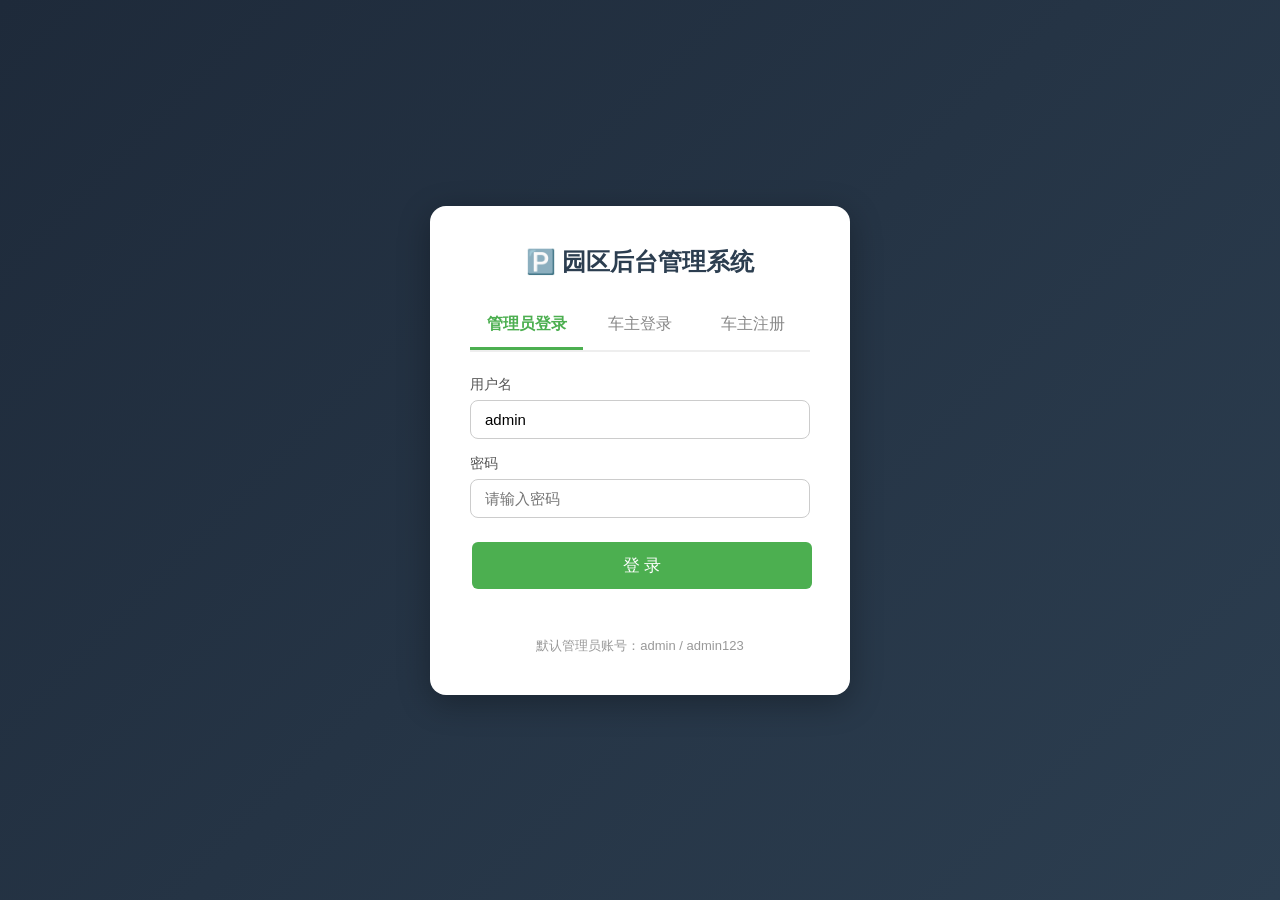
<file: index.html>
<!DOCTYPE html>
<html lang="zh">
<head>
    <meta charset="UTF-8">
    <meta name="viewport" content="width=device-width, initial-scale=1.0">
    <title>园区后台管理系统-首页</title>
    <link rel="stylesheet" href="./css/style.css">
</head>
<body>
    <!-- 顶部头部：由 common.js 的 renderHeader() 注入登录状态 -->
    <header class="header" id="header"></header>

    <div class="wrapper">
        <!-- 侧边导航栏：由 common.js 的 renderSidebar() 注入 -->
        <aside class="sidebar" id="sidebar"></aside>

        <!-- 右侧主内容区 -->
        <main class="main-content">
            <!-- 用户门户（仅车主登录后显示，由 JS 控制显隐） -->
            <div class="user-portal hide" id="userPortal">
                <div class="portal-card">
                    <div class="portal-title">📌 我的月卡</div>
                    <div id="userCardList"><!-- JS 动态渲染 --></div>
                </div>
            </div>

            <!-- 园区运营数据总览（车主登录时由 JS 隐藏） -->
            <div id="statSection">
            <h2>工作台<span id="size"> ——园区运营数据总览</span></h2>
            <hr>

            <!-- 4 个统计卡片（内容由 renderHomeStat() 动态渲染） -->
            <div class="stat-row">
                <div class="stat-card">
                    <span class="icon">💰</span>
                    <div>
                        <div class="num" id="statMoney">--</div>
                        <div class="label">年度累计收费(元)</div>
                    </div>
                </div>
                <div class="stat-card">
                    <span class="icon">🏢</span>
                    <div>
                        <div class="num" id="statCompany">--</div>
                        <div class="label">入驻企业总数(家)</div>
                    </div>
                </div>
                <div class="stat-card">
                    <span class="icon">🎫</span>
                    <div>
                        <div class="num" id="statCard">--</div>
                        <div class="label">月卡车辆总数(张)</div>
                    </div>
                </div>
                <div class="stat-card">
                    <span class="icon">🅿️</span>
                    <div>
                        <div class="num" id="statPole">--</div>
                        <div class="label">一体杆总数(台)</div>
                    </div>
                </div>
            </div>
            </div>

            <!-- 快捷入口模块 -->
            <h2>快捷入口</h2>
            <hr>
            <div class="quick-row" id="quickRow"><!-- JS 根据权限渲染 --></div>

            <!-- 预留扩展占位容器 -->
            <h2>扩展功能</h2>
            <hr>
            <div class="placeholder">扩展功能区域（预留位置，后续开发）</div>
        </main>
    </div>

    <script src="./js/common.js"></script>
    <script src="./js/index.js"></script>
</body>
</html>
</file>
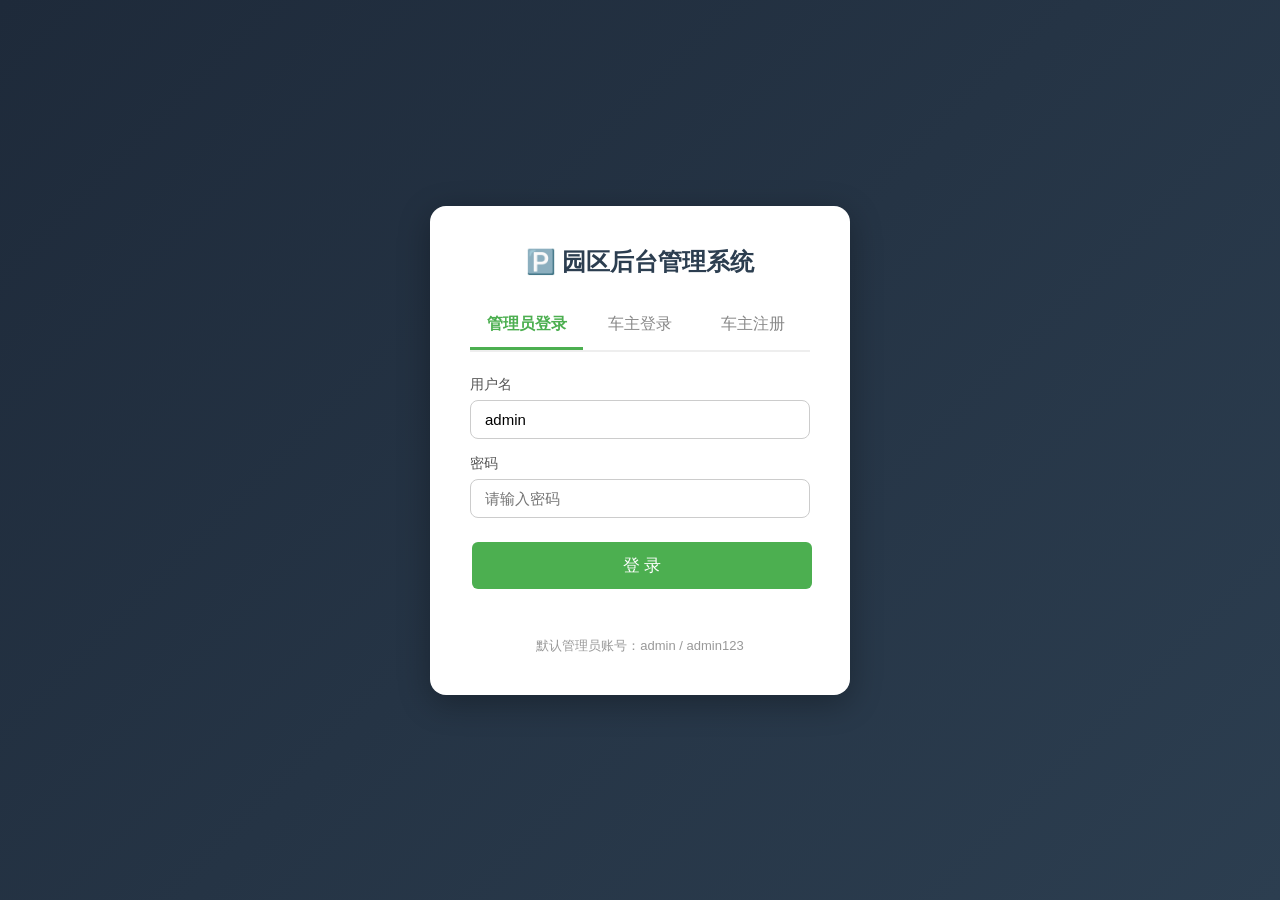
<file: addMonthCard.html>
<!DOCTYPE html>
<html lang="zh">
<head>
    <meta charset="UTF-8">
    <meta name="viewport" content="width=device-width, initial-scale=1.0">
    <title>园区后台管理系统-增加月卡</title>
    <link rel="stylesheet" href="./css/style.css">
</head>
<body>
    <!-- 顶部头部：由 common.js 注入 -->
    <header class="header" id="header"></header>

    <div class="wrapper">
        <!-- 侧边导航栏：由 common.js 注入 -->
        <aside class="sidebar" id="sidebar"></aside>

        <!-- 右侧主内容区 -->
        <main class="main-content">
            <!-- 返回按钮 -->
            <a class="button btn-gray back-btn" href="monthCard.html">← 返回月卡列表</a>

            <!-- 标题：JS 根据模式和权限切换 -->
            <h2 id="pageTitle">增加月卡<span id="size"> ——填写车辆与缴费信息</span></h2>
            <hr>

            <!-- 计费规则提示框（JS 从 BILLING_RULES 动态渲染） -->
            <div class="billing-rules" id="billingRules">
                <h3>💡 月卡计费规则</h3>
                <table>
                    <thead><tr><th>卡类型</th><th>价格</th><th>有效期</th><th>每天均价</th></tr></thead>
                    <tbody id="billingBody"></tbody>
                </table>
            </div>

            <form id="cardForm">
                <!-- 车辆信息表单卡片 -->
                <div class="card-box form-card">
                    <h3>车辆信息</h3>
                    <div class="form-grid">
                        <div class="form-item">
                            <label>车主姓名 *</label>
                            <input type="text" name="ownerName" placeholder="请输入车主姓名">
                        </div>
                        <div class="form-item">
                            <label>手机号 *</label>
                            <input type="text" name="phone" placeholder="请输入11位手机号" maxlength="11">
                        </div>
                        <div class="form-item">
                            <label>车牌号 *</label>
                            <input type="text" name="plateNo" placeholder="如：赣A12345" maxlength="8">
                        </div>
                        <div class="form-item">
                            <label>月卡类型 *</label>
                            <select name="cardType" id="cardTypeSelect">
                                <option value="月卡">月卡</option>
                                <option value="季卡">季卡</option>
                                <option value="年卡">年卡</option>
                            </select>
                        </div>
                    </div>
                    <!-- 选中卡类型后显示的规则提示（如"月卡：300元/30天"） -->
                    <div class="billing-hint" id="billingHint"></div>
                </div>

                <!-- 缴费信息表单卡片 -->
                <div class="card-box form-card">
                    <h3>缴费信息</h3>
                    <div class="form-grid">
                        <div class="form-item">
                            <label>开始日期 *</label>
                            <input type="date" name="startDate" id="startDateInput">
                        </div>
                        <div class="form-item">
                            <label>结束日期 *</label>
                            <input type="date" name="endDate" id="endDateInput">
                        </div>
                        <div class="form-item">
                            <label>缴费金额(元) *</label>
                            <input type="number" name="payAmount" placeholder="选择卡类型自动填充" step="0.01" min="0">
                        </div>
                        <div class="form-item">
                            <label>支付方式 *</label>
                            <select name="payType">
                                <option value="微信支付">微信支付</option>
                                <option value="支付宝">支付宝</option>
                                <option value="现金">现金</option>
                            </select>
                        </div>
                        <div class="form-item">
                            <label>剩余有效天数（自动计算）</label>
                            <input type="text" name="remainDay" disabled>
                        </div>
                        <div class="form-item">
                            <label>月卡状态（自动判断）</label>
                            <input type="text" name="statusText" disabled>
                        </div>
                    </div>
                </div>

                <!-- 校验错误提示 -->
                <div class="form-tip" id="formTip"></div>

                <!-- 底部按钮 -->
                <div class="form-footer">
                    <button type="button" class="button" id="btnSave">✔ 确定</button>
                    <button type="button" class="button btn-gray" id="btnReset">✖ 重置</button>
                </div>
            </form>
        </main>
    </div>

    <script src="./js/common.js"></script>
    <script src="./js/addMonthCard.js"></script>
</body>
</html>
</file>
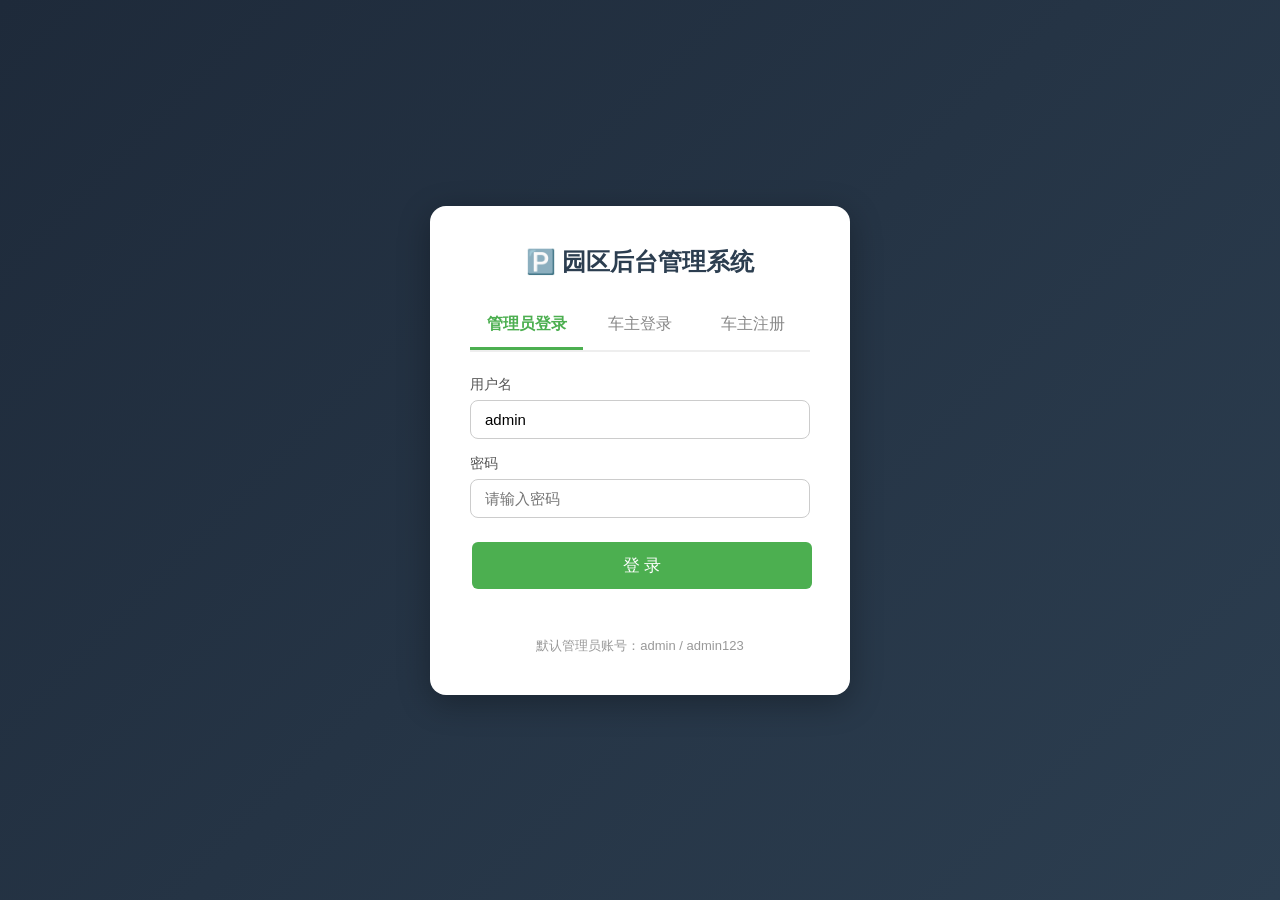
<file: login.html>
<!DOCTYPE html>
<html lang="zh">
<head>
    <meta charset="UTF-8">
    <meta name="viewport" content="width=device-width, initial-scale=1.0">
    <title>园区后台管理系统-登录</title>
    <link rel="stylesheet" href="./css/style.css">
</head>
<body class="login-page">
    <div class="login-box">
        <h2>🅿️ 园区后台管理系统</h2>

        <!-- 标签切换：管理员登录 / 车主登录 / 车主注册 -->
        <div class="login-tabs">
            <div class="login-tab active" data-tab="adminLogin">管理员登录</div>
            <div class="login-tab" data-tab="userLogin">车主登录</div>
            <div class="login-tab" data-tab="userRegister">车主注册</div>
        </div>

        <!-- 管理员登录表单 -->
        <div class="login-panel" id="adminLogin">
            <div class="login-field">
                <label>用户名</label>
                <input type="text" id="adminUser" placeholder="请输入管理员用户名" value="admin">
            </div>
            <div class="login-field">
                <label>密码</label>
                <input type="password" id="adminPwd" placeholder="请输入密码">
            </div>
            <button type="button" class="button login-btn" id="btnAdminLogin">登 录</button>
            <div class="login-tip" id="adminTip"></div>
            <div class="login-hint">默认管理员账号：admin / admin123</div>
        </div>

        <!-- 车主登录表单 -->
        <div class="login-panel hide" id="userLogin">
            <div class="login-field">
                <label>手机号</label>
                <input type="text" id="loginPhone" placeholder="请输入注册手机号" maxlength="11">
            </div>
            <div class="login-field">
                <label>密码</label>
                <input type="password" id="loginPwd" placeholder="请输入密码">
            </div>
            <button type="button" class="button login-btn" id="btnUserLogin">登 录</button>
            <div class="login-tip" id="userLoginTip"></div>
            <div class="login-switch">没有账号？<a data-tab="userRegister">点此注册</a></div>
        </div>

        <!-- 车主注册表单 -->
        <div class="login-panel hide" id="userRegister">
            <div class="login-field">
                <label>用户名</label>
                <input type="text" id="regName" placeholder="请输入用户名">
            </div>
            <div class="login-field">
                <label>手机号</label>
                <input type="text" id="regPhone" placeholder="请输入11位手机号" maxlength="11">
            </div>
            <div class="login-field">
                <label>车牌号</label>
                <input type="text" id="regPlate" placeholder="如：赣A12345" maxlength="8">
            </div>
            <div class="login-field">
                <label>密码</label>
                <input type="password" id="regPwd" placeholder="请设置密码（至少6位）">
            </div>
            <div class="login-field">
                <label>确认密码</label>
                <input type="password" id="regPwd2" placeholder="请再次输入密码">
            </div>
            <button type="button" class="button login-btn" id="btnRegister">注 册</button>
            <div class="login-tip" id="regTip"></div>
            <div class="login-switch">已有账号？<a data-tab="userLogin">点此登录</a></div>
        </div>
    </div>

    <script src="./js/common.js"></script>
    <script src="./js/login.js"></script>
</body>
</html>
</file>
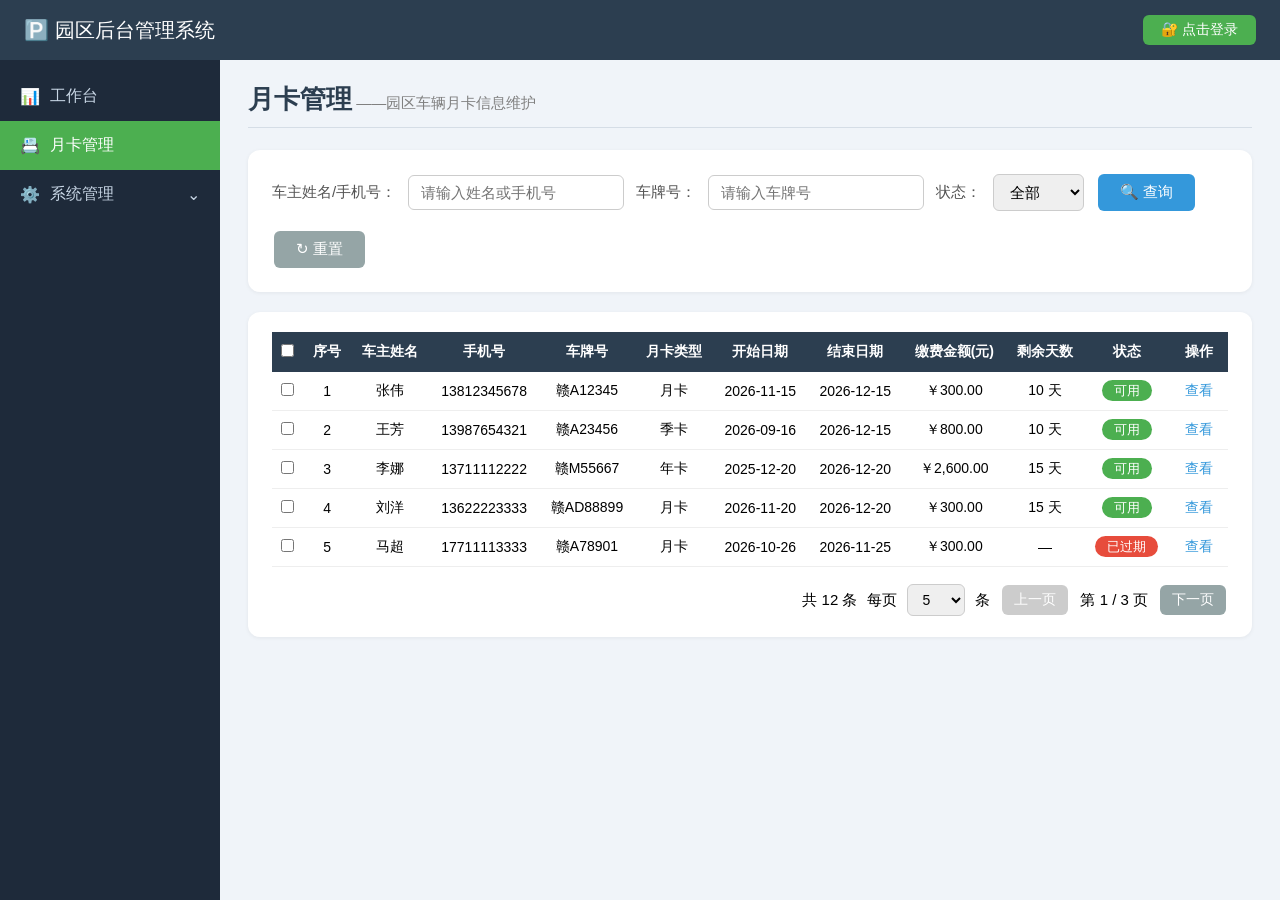
<file: monthCard.html>
<!DOCTYPE html>
<html lang="zh">
<head>
    <meta charset="UTF-8">
    <meta name="viewport" content="width=device-width, initial-scale=1.0">
    <title>园区后台管理系统-月卡管理</title>
    <link rel="stylesheet" href="./css/style.css">
</head>
<body>
    <!-- 顶部头部：由 common.js 注入 -->
    <header class="header" id="header"></header>

    <div class="wrapper">
        <!-- 侧边导航栏：由 common.js 注入 -->
        <aside class="sidebar" id="sidebar"></aside>

        <!-- 右侧主内容区 -->
        <main class="main-content">
            <h2 id="pageTitle">月卡管理<span id="size"> ——园区车辆月卡信息维护</span></h2>
            <hr>

            <!-- 查询筛选区域 -->
            <div class="card-box search-card">
                <label>车主姓名/手机号：</label>
                <input type="text" id="searchKeyword" placeholder="请输入姓名或手机号">
                <label>车牌号：</label>
                <input type="text" id="searchPlate" placeholder="请输入车牌号">
                <label>状态：</label>
                <select id="searchStatus">
                    <option value="">全部</option>
                    <option value="0">可用</option>
                    <option value="1">已过期</option>
                </select>
                <button type="button" class="button btn-blue" id="btnSearch">🔍 查询</button>
                <button type="button" class="button btn-gray" id="btnReset">↻ 重置</button>
                <!-- 操作按钮：由 JS 根据权限动态渲染 -->
                <span id="actionButtons"></span>
            </div>

            <!-- 月卡数据表格 + 分页 -->
            <div class="card-box">
                <div class="table-wrap">
                    <table class="data-table" id="dataTable">
                        <thead>
                            <tr>
                                <th class="col-check"><input type="checkbox" id="checkAll"></th>
                                <th>序号</th>
                                <th>车主姓名</th>
                                <th>手机号</th>
                                <th>车牌号</th>
                                <th>月卡类型</th>
                                <th>开始日期</th>
                                <th>结束日期</th>
                                <th>缴费金额(元)</th>
                                <th>剩余天数</th>
                                <th>状态</th>
                                <th>操作</th>
                            </tr>
                        </thead>
                        <tbody id="tbody"><!-- 数据行由 JS 生成 --></tbody>
                    </table>
                </div>

                <!-- 分页栏 -->
                <div class="pager">
                    <span>共 <span id="totalCount">0</span> 条</span>
                    <label>每页</label>
                    <select id="pageSize">
                        <option value="5" selected>5</option>
                        <option value="10">10</option>
                        <option value="20">20</option>
                    </select>
                    <label>条</label>
                    <button type="button" class="button btn-sm btn-gray" id="btnPrev">上一页</button>
                    <span id="pageInfo">第 1 / 1 页</span>
                    <button type="button" class="button btn-sm btn-gray" id="btnNext">下一页</button>
                </div>
            </div>
        </main>
    </div>

    <!-- ========== 月卡弹窗（查看 / 编辑 / 续费 复用） ========== -->
    <div class="modal-mask" id="modal">
        <div class="modal-dialog">
            <div class="modal-title" id="modalTitle">月卡信息</div>
            <form id="modalForm">
                <div class="card-box form-card" style="margin-bottom:16px;">
                    <h3>车辆信息</h3>
                    <div class="form-grid">
                        <div class="form-item"><label>车主姓名</label><input type="text" name="ownerName"></div>
                        <div class="form-item"><label>手机号</label><input type="text" name="phone" maxlength="11"></div>
                        <div class="form-item"><label>车牌号</label><input type="text" name="plateNo"></div>
                        <div class="form-item"><label>月卡类型</label>
                            <select name="cardType">
                                <option value="月卡">月卡</option>
                                <option value="季卡">季卡</option>
                                <option value="年卡">年卡</option>
                            </select>
                        </div>
                    </div>
                </div>
                <div class="card-box form-card" style="margin-bottom:0;">
                    <h3>缴费信息</h3>
                    <div class="form-grid">
                        <div class="form-item"><label>开始日期</label><input type="date" name="startDate"></div>
                        <div class="form-item"><label>结束日期</label><input type="date" name="endDate"></div>
                        <div class="form-item"><label>缴费金额(元)</label><input type="number" name="payAmount" step="0.01" min="0"></div>
                        <div class="form-item"><label>支付方式</label>
                            <select name="payType">
                                <option value="微信支付">微信支付</option>
                                <option value="支付宝">支付宝</option>
                                <option value="现金">现金</option>
                            </select>
                        </div>
                        <div class="form-item"><label>剩余有效天数</label><input type="number" name="remainDay" min="0"></div>
                        <div class="form-item"><label>月卡状态</label><input type="text" name="statusText" disabled></div>
                    </div>
                </div>
            </form>
            <div class="modal-footer">
                <button type="button" class="button" id="btnModalSave">✔ 保存</button>
                <button type="button" class="button btn-gray" id="btnModalClose">关闭</button>
            </div>
        </div>
    </div>

    <script src="./js/common.js"></script>
    <script src="./js/monthCard.js"></script>
</body>
</html>
</file>
<file: css/style.css>
/* ============================================================
   style.css —— 园区后台管理系统 公共样式（全页面共用）
   包含：全局重置、顶部头部(含登录状态)、侧边导航(折叠/高亮)、
        内容区、卡片、按钮、查询区、数据表格、分页、弹窗、表单、
        登录页、计费规则提示、权限控制
   ============================================================ */

/* ========== 全局重置 ========== */
* { margin: 0; padding: 0; box-sizing: border-box; }
body {
    height: 100vh;
    display: flex;
    flex-direction: column;
    overflow: hidden;
    font-family: "Microsoft YaHei", sans-serif;
}

/* ========== 顶部头部 ========== */
.header {
    height: 60px;
    background: #2c3e50;
    color: #fff;
    padding: 0 24px;
    display: flex;
    align-items: center;
}
.header .title { font-size: 20px; }
.header .admin {
    margin-left: auto;
    font-size: 16px;
    display: flex;
    align-items: center;
    gap: 10px;
}
.header .btn-login {
    color: #fff;
    text-decoration: none;
    background: #4CAF50;
    padding: 6px 18px;
    border-radius: 6px;
    font-size: 14px;
}
.header .btn-login:hover { opacity: .9; }
.header .btn-logout {
    background: #e74c3c;
    border: none;
    color: #fff;
    padding: 5px 14px;
    border-radius: 6px;
    font-size: 13px;
    cursor: pointer;
}
.header .btn-logout:hover { opacity: .85; }

/* ========== 主体布局 ========== */
.wrapper { display: flex; flex: 1; height: calc(100vh - 60px); }

/* ========== 左侧侧边导航栏 ========== */
.sidebar {
    width: 220px;
    flex-shrink: 0;
    background: #1e2a3a;
    color: #c8d6e5;
    padding: 12px 0;
    overflow-y: auto;
}
.sidebar ul { list-style: none; }
.sidebar a, .menu-title {
    display: flex;
    align-items: center;
    gap: 10px;
    padding: 14px 20px;
    font-size: 16px;
    color: #c8d6e5;
    text-decoration: none;
    cursor: pointer;
    user-select: none;
}
.sidebar a:hover, .menu-title:hover { background: rgba(255, 255, 255, 0.08); }
.menu-title .arrow { margin-left: auto; transition: transform .2s; }
.sub-menu { display: none; }
.menu-group.open .sub-menu { display: block; }
.menu-group.open .arrow { transform: rotate(180deg); }
.sub-menu a { padding: 11px 20px 11px 46px; font-size: 15px; }
.sidebar a.active { background: #4CAF50; color: #fff; }

/* ========== 右侧主内容区 ========== */
.main-content {
    flex: 1;
    padding: 22px 28px;
    overflow-y: auto;
    background: #f0f4f9;
}
.main-content h2 { font-size: 26px; color: #2c3e50; }
#size { font-size: 15px; font-weight: normal; color: gray; }
hr { margin: 10px 0 22px; border: none; border-top: 1px solid #d5dde6; }

/* ========== 白色卡片容器 ========== */
.card-box {
    background: #fff;
    border-radius: 12px;
    padding: 20px 24px;
    margin-bottom: 20px;
    box-shadow: 0 1px 4px rgba(0, 0, 0, .06);
}

/* ========== 首页统计卡片 ========== */
.stat-row { display: flex; gap: 20px; flex-wrap: wrap; margin-bottom: 20px; }
.stat-card {
    flex: 1;
    min-width: 220px;
    background: #fff;
    border-radius: 12px;
    padding: 22px;
    display: flex;
    align-items: center;
    gap: 16px;
    box-shadow: 0 1px 4px rgba(0, 0, 0, .06);
}
.stat-card .icon { font-size: 46px; }
.stat-card .num { font-size: 32px; font-weight: bold; color: #2c3e50; }
.stat-card .label { font-size: 15px; color: gray; margin-top: 4px; }

/* ========== 首页快捷入口 ========== */
.quick-row { display: flex; gap: 20px; flex-wrap: wrap; margin-bottom: 20px; }
.quick-card {
    flex: 1;
    min-width: 180px;
    background: #fff;
    border-radius: 12px;
    padding: 26px;
    text-align: center;
    font-size: 18px;
    color: #2c3e50;
    text-decoration: none;
    box-shadow: 0 1px 4px rgba(0, 0, 0, .06);
}
.quick-card:hover { color: #4CAF50; }
.quick-card .qicon { font-size: 38px; display: block; margin-bottom: 8px; }

/* ========== 预留扩展占位容器 ========== */
.placeholder {
    border: 2px dashed #b0bec5;
    border-radius: 12px;
    padding: 44px;
    text-align: center;
    color: #90a4ae;
    font-size: 17px;
}

/* ========== 按钮 ========== */
.button {
    background: #4CAF50;
    border: none;
    color: #fff;
    padding: 9px 22px;
    text-align: center;
    text-decoration: none;
    display: inline-block;
    font-size: 15px;
    margin: 4px 2px;
    border-radius: 6px;
    cursor: pointer;
}
.button:hover { opacity: .9; }
.btn-gray { background: #95a5a6; }
.btn-red  { background: #e74c3c; }
.btn-blue { background: #3498db; }
.btn-sm  { padding: 6px 12px; font-size: 14px; margin: 2px; }
.back-btn { margin-bottom: 14px; }

/* ========== 查询筛选区 ========== */
.search-card { display: flex; gap: 12px; align-items: center; flex-wrap: wrap; }
.search-card label { font-size: 15px; color: #555; }
.search-card input, .search-card select {
    padding: 8px 12px;
    border: 1px solid #ccc;
    border-radius: 6px;
    font-size: 15px;
}

/* ========== 数据表格 ========== */
.table-wrap { overflow-x: auto; }
.data-table { width: 100%; border-collapse: collapse; font-size: 14px; text-align: center; }
.data-table th {
    background: #2c3e50;
    color: #fff;
    padding: 11px 8px;
    white-space: nowrap;
}
.data-table td { padding: 10px 8px; border-bottom: 1px solid #eee; white-space: nowrap; }
.data-table tr:hover td { background: #f5f9ff; }
.data-table .empty { color: #999; padding: 30px; }
.tag-ok, .tag-exp { color: #fff; padding: 3px 12px; border-radius: 12px; font-size: 13px; }
.tag-ok  { background: #4CAF50; }
.tag-exp { background: #e74c3c; }
.op-btn { color: #3498db; cursor: pointer; text-decoration: none; margin: 0 5px; font-size: 14px; }
.op-btn:hover { text-decoration: underline; }
.op-btn.op-del { color: #e74c3c; }

/* ========== 分页栏 ========== */
.pager {
    display: flex;
    justify-content: flex-end;
    align-items: center;
    gap: 10px;
    margin-top: 16px;
    font-size: 15px;
    flex-wrap: wrap;
}
.pager select { padding: 6px 10px; border: 1px solid #ccc; border-radius: 6px; font-size: 14px; }
.pager button:disabled { background: #ccc; cursor: not-allowed; }

/* ========== 弹窗 ========== */
.modal-mask {
    display: none;
    position: fixed;
    inset: 0;
    background: rgba(0, 0, 0, .5);
    z-index: 99;
    justify-content: center;
    align-items: center;
}
.modal-mask.show { display: flex; }
.modal-dialog {
    background: #fff;
    border-radius: 14px;
    width: 680px;
    max-width: 94%;
    max-height: 88vh;
    overflow-y: auto;
    padding: 26px 32px;
}
.modal-title { font-size: 22px; text-align: center; margin-bottom: 20px; color: #2c3e50; }
.modal-footer { text-align: center; margin-top: 22px; }

/* ========== 表单 ========== */
.form-grid { display: grid; grid-template-columns: 1fr 1fr; gap: 14px 24px; }
.form-item { display: flex; flex-direction: column; }
.form-item label { font-size: 14px; color: #555; margin-bottom: 6px; }
.form-item input, .form-item select {
    padding: 8px 12px;
    border: 1px solid #ccc;
    border-radius: 6px;
    font-size: 14px;
}
.form-item input:disabled, .form-item select:disabled { background: #f2f2f2; color: #888; }
.form-card h3 {
    font-size: 18px;
    color: #2c3e50;
    margin-bottom: 16px;
    border-left: 5px solid #4CAF50;
    padding-left: 10px;
}
.form-tip { color: #e74c3c; text-align: center; font-size: 15px; min-height: 22px; margin-top: 10px; }
.form-footer { text-align: center; margin-top: 18px; }

/* ========== 计费规则提示框 ========== */
.billing-rules {
    background: #eaf6ff;
    border: 1px solid #b3d9f2;
    border-radius: 10px;
    padding: 16px 22px;
    margin-bottom: 20px;
}
.billing-rules h3 {
    font-size: 16px;
    color: #2c3e50;
    margin-bottom: 10px;
}
.billing-rules table { width: 100%; border-collapse: collapse; font-size: 14px; }
.billing-rules th { background: #d6eaff; padding: 8px; text-align: center; border-radius: 4px; }
.billing-rules td { padding: 7px 8px; text-align: center; border-bottom: 1px solid #d6eaff; }
.billing-rules .highlight { color: #e67e22; font-weight: bold; }
.billing-hint {
    color: #2980b9;
    font-size: 14px;
    margin-top: 8px;
    padding: 6px 12px;
    background: #eaf6ff;
    border-radius: 6px;
}

/* ========== 登录/注册页 ========== */
.login-page {
    display: flex;
    justify-content: center;
    align-items: center;
    min-height: 100vh;
    background: linear-gradient(135deg, #1e2a3a, #2c3e50);
}
.login-box {
    background: #fff;
    border-radius: 16px;
    padding: 40px;
    width: 420px;
    max-width: 92%;
    box-shadow: 0 8px 32px rgba(0, 0, 0, .3);
}
.login-box h2 { text-align: center; margin-bottom: 24px; color: #2c3e50; }
/* 标签栏切换 */
.login-tabs {
    display: flex;
    gap: 0;
    margin-bottom: 24px;
    border-bottom: 2px solid #eee;
}
.login-tab {
    flex: 1;
    text-align: center;
    padding: 12px;
    cursor: pointer;
    font-size: 16px;
    color: #888;
    border-bottom: 3px solid transparent;
    transition: all .2s;
}
.login-tab.active {
    color: #4CAF50;
    border-bottom-color: #4CAF50;
    font-weight: bold;
}
.login-field { margin-bottom: 16px; }
.login-field label { display: block; font-size: 14px; color: #555; margin-bottom: 6px; }
.login-field input {
    width: 100%;
    padding: 10px 14px;
    border: 1px solid #ccc;
    border-radius: 8px;
    font-size: 15px;
}
.login-field input:focus { border-color: #4CAF50; outline: none; }
.login-btn {
    width: 100%;
    padding: 12px;
    font-size: 17px;
    margin-top: 8px;
}
.login-tip { color: #e74c3c; text-align: center; font-size: 14px; min-height: 20px; margin-top: 10px; }
.login-switch { text-align: center; margin-top: 16px; font-size: 14px; color: #888; }
.login-switch a { color: #4CAF50; cursor: pointer; text-decoration: none; }
.login-hint { text-align: center; margin-top: 14px; font-size: 13px; color: #999; }

/* ========== 权限控制：隐藏不需要的元素 ========== */
.hide { display: none !important; }
/* 车主模式隐藏复选框列（非管理员不能批量删除） */
.data-table.no-select .col-check { display: none; }

/* ========== 用户门户（首页车主视图） ========== */
.user-portal { margin-bottom: 20px; }
.user-portal .portal-card {
    background: #fff;
    border-radius: 12px;
    padding: 22px;
    box-shadow: 0 1px 4px rgba(0, 0, 0, .06);
}
.user-portal .portal-title { font-size: 18px; color: #2c3e50; margin-bottom: 14px; }
</file>
